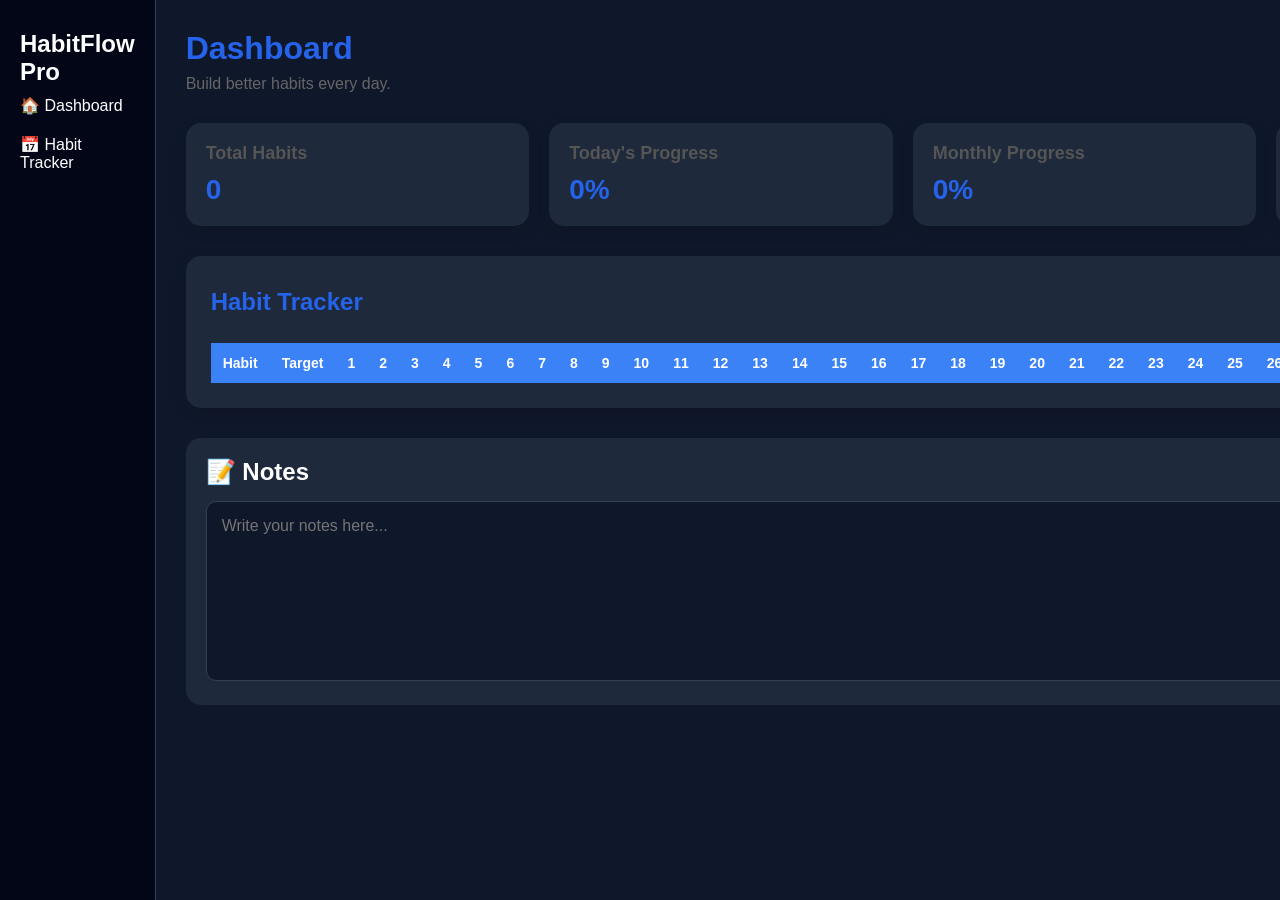
<file: assets/css/js/images/icons/index.html>
<!DOCTYPE html>
<html lang="en">

<head>

    <meta charset="UTF-8">
    <meta name="viewport" content="width=device-width, initial-scale=1.0">

    <title>HabitFlow Pro</title>

    <link rel="stylesheet" href="style.css">

</head>

<body>

<div class="container">

    <!-- Sidebar -->

    <aside class="sidebar">

        <h2>HabitFlow Pro</h2>

        <ul>

            <a href="#dashboard">🏠 Dashboard</a>
            <a href="#habit-tracker">📅 Habit Tracker</a>

        </ul>

    </aside>

    <!-- Main -->

    <main class="main">

        <header>

            <h1>Dashboard</h1>

            <p>
                Build better habits every day.
            </p>

        </header>

        <!-- Dashboard Cards -->

        <section id="dashboard"class="cards">

            <div class="card">
                <h3>Total Habits</h3>
                <p id="totalHabits">0</p>
            </div>

            <div class="card">
                <h3>Today's Progress</h3>
                <p id="todayProgress">0%</p>
            </div>

            <div class="card">
                <h3>Monthly Progress</h3>
                <p id="monthlyProgress">0%</p>
            </div>

            <div class="card">
                <h3>Current Streak</h3>
                <p id="currentStreak">0</p>
            </div>

        </section>
        <!-- Habit Tracker -->

        <section id="habit-tracker"class="habit-section">

            <div class="section-header">

                <h2>Habit Tracker</h2>

                <button id="addHabitBtn">
                    + Add Habit
                </button>

            </div>

            <div id="habitTableContainer">

                <table id="habitTable">

                    <thead>

                        <tr>

                            <th>Habit</th>
                            <th>Target</th>

                            <th>1</th>
                            <th>2</th>
                            <th>3</th>
                            <th>4</th>
                            <th>5</th>
                            <th>6</th>
                            <th>7</th>
                            <th>8</th>
                            <th>9</th>
                            <th>10</th>
                            <th>11</th>
                            <th>12</th>
                            <th>13</th>
                            <th>14</th>
                            <th>15</th>
                            <th>16</th>
                            <th>17</th>
                            <th>18</th>
                            <th>19</th>
                            <th>20</th>
                            <th>21</th>
                            <th>22</th>
                            <th>23</th>
                            <th>24</th>
                            <th>25</th>
                            <th>26</th>
                            <th>27</th>
                            <th>28</th>
                            <th>29</th>
                            <th>30</th>
                            <th>31</th>

                            <th>%</th>
                            <th>Delete</th>

                        </tr>

                    </thead>

                    <tbody id="habitBody">

                    </tbody>

                </table>

            </div>

        </section>
        <!-- Notes Section -->

<section class="notes-section">

    <h2>📝 Notes</h2>

    <textarea
        id="notes"
        placeholder="Write your notes here...">
    </textarea>

</section>
        </main>

</div>

<script src="script.js"></script>

</body>
</html>
</file>
<file: assets/css/js/images/icons/style.css>
/* =========================
   HabitFlow Pro V2
========================= */

*{
    margin:0;
    padding:0;
    box-sizing:border-box;
    font-family:Arial, Helvetica, sans-serif;
}

body{
    background:#0f172a;
    color:#f8fafc;
}

.container{
    display:flex;
    min-height:100vh;
}

/* =========================
   Sidebar
========================= */

.sidebar{
    width:250px;
    background:#020617;
    color:#fff;
    padding:30px 20px;
    border-right:1px solid #334155;
}

.sidebar ul{
    list-style:none;
}

.sidebar ul li{
    padding:15px;
    margin-bottom:10px;
    border-radius:10px;
    cursor:pointer;
    transition:.3s;
}

.sidebar ul li:hover{
    background:rgba(255,255,255,.15);
}

/* =========================
   Main
========================= */

.main{
    flex:1;
    padding:30px;
}

header h1{
    font-size:32px;
    color:#2563eb;
}

header p{
    color:#666;
    margin-top:8px;
}

/* =========================
   Dashboard Cards
========================= */

.cards{
    display:grid;
    grid-template-columns:repeat(4,1fr);
    gap:20px;
    margin:30px 0;
}

.card{
    background:#1e293b;
    padding:20px;
    border-radius:15px;
    box-shadow:0 5px 15px rgba(0,0,0,.08);
}

.card h3{
    color:#555;
    font-size:18px;
    margin-bottom:10px;
}

.card p{
    font-size:28px;
    color:#2563eb;
    font-weight:bold;
}
/* =========================
   Habit Tracker Section
========================= */

.habit-section{
    background:#1e293b;
    padding:25px;
    border-radius:15px;
    box-shadow:0 5px 15px rgba(0,0,0,.08);
}

.section-header{
    display:flex;
    justify-content:space-between;
    align-items:center;
    margin-bottom:20px;
}

.section-header h2{
    color:#2563eb;
}

#addHabitBtn{
    background:#2563eb;
    color:#fff;
    border:none;
    padding:12px 20px;
    border-radius:10px;
    cursor:pointer;
    font-size:16px;
    transition:.3s;
}

#addHabitBtn:hover{
    background:#1d4ed8;
}

#habitTableContainer{
    overflow-x:auto;
}

/* =========================
   Table
========================= */

table{
    width:100%;
    min-width:1100px;
    border-collapse:collapse;
}

th{
    background:#3b82f6;
    color:#fff;
    padding:12px;
    font-size:14px;
}

td{
    background:#0f172a;
    color:#ffffff;
    border:1px solid #334155;
    padding:10px;
    text-align:center;
}

tr:nth-child(even){
      background:#172033;
}

input[type="checkbox"]{
    width:18px;
    height:18px;
    cursor:pointer;
}

button{
    cursor:pointer;
}
/* =========================
   Responsive Design
========================= */

@media (max-width:992px){

    .container{
        flex-direction:column;
    }

    .sidebar{
        width:100%;
    }

    .cards{
        grid-template-columns:repeat(2,1fr);
    }

}

@media (max-width:600px){

    .main{
        padding:15px;
    }

    .cards{
        grid-template-columns:1fr;
    }

    .section-header{
        flex-direction:column;
        gap:15px;
        align-items:flex-start;
    }

    #addHabitBtn{
        width:100%;
    }

    th,
    td{
        padding:8px;
        font-size:12px;
    }

}
/* Notes */

.notes-section{
    margin-top:30px;
    background:#1e293b;
    padding:20px;
    border-radius:15px;
}

.notes-section h2{
    color:#ffffff;
    margin-bottom:15px;
}

#notes{
    width:100%;
    height:180px;
    background:#0f172a;
    color:#ffffff;
    border:1px solid #334155;
    border-radius:10px;
    padding:15px;
    font-size:16px;
    resize:vertical;
}

#notes:focus{
    outline:none;
    border-color:#3b82f6;
}
html{
    scroll-behavior:smooth;
}

.sidebar a{
    color:white;
    text-decoration:none;
    display:block;
    padding:10px 0;
}

.sidebar a:hover{
    color:#3b82f6;
}
</file>
